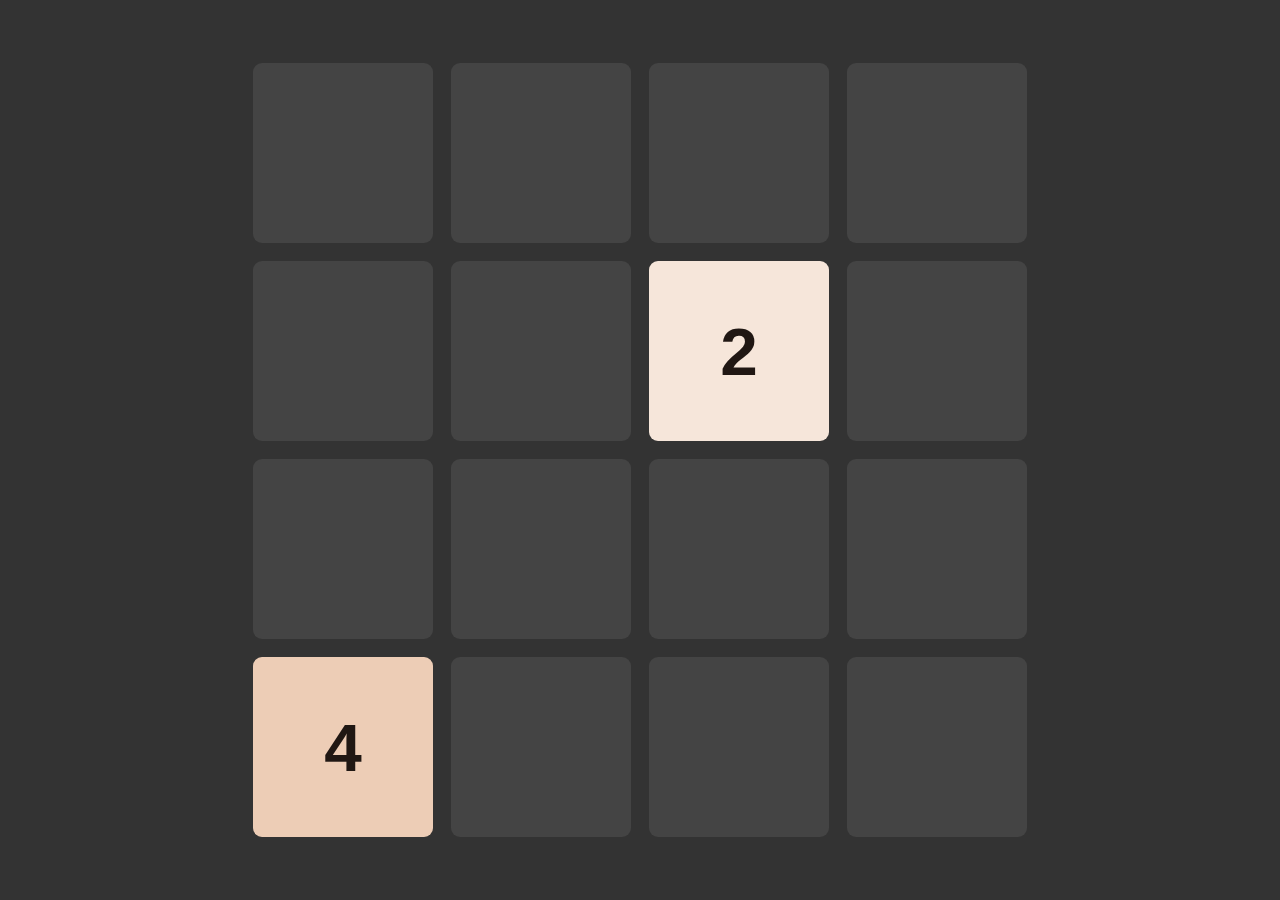
<file: 2048/index.html>
<!DOCTYPE html>
<html lang="en">

<head>
  <meta charset="UTF-8">
  <meta name="viewport" content="width=device-width, initial-scale=1.0">
  <link type="Image/x-icon" href="./1.png" rel="icon">
  <title>2048</title>
  <link rel="stylesheet" href="./style.css">
  <script src="./script.js" type="module"></script>
</head>

<body>
  <div id="game-board">
  </div>
</body>

</html>
</file>
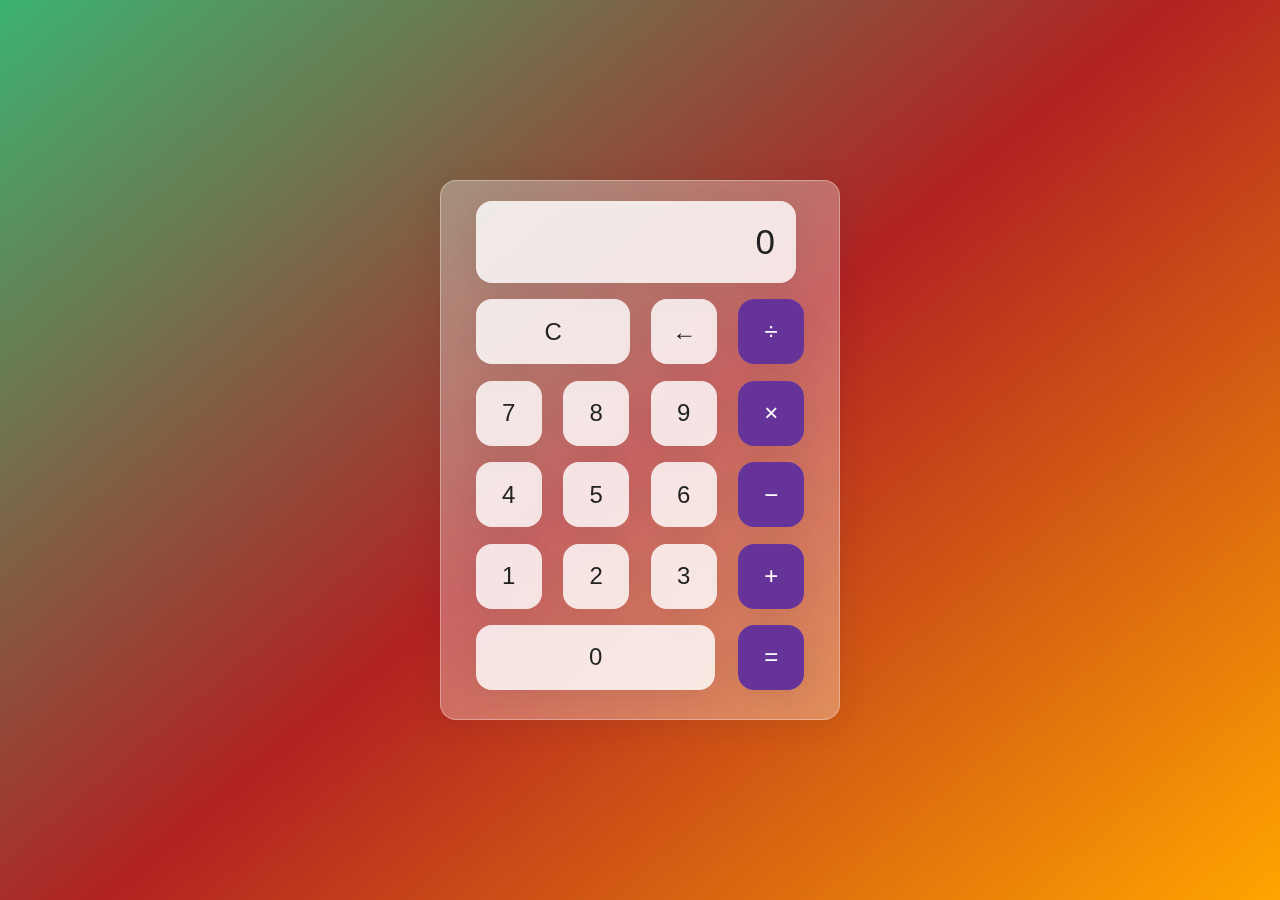
<file: Calculator/index.html>
<!DOCTYPE html>
<html lang="en">
<head>
    <meta charset="UTF-8">
    <link rel="stylesheet" href="index.css">
    <title>Calculator</title>
</head>
<body>
<div class="wrapper">
<section class="screen">
0
</section>

 <section class="calc-buttons">

 <div class="calc-button-row">

     <button class="calc-button double">
           C
     </button>

     <button class="calc-button">
           &larr;
     </button>

     <button class="calc-button">
           &divide;
     </button>

 </div>

     <div class="calc-button-row">

         <button class="calc-button">
             7
         </button>

         <button class="calc-button">
             8
         </button>

         <button class="calc-button">
             9
         </button>

         <button class="calc-button">
             &times;
         </button>

     </div>

     <div class="calc-button-row">

         <button class="calc-button">
             4
         </button>

         <button class="calc-button">
             5
         </button>

         <button class="calc-button">
             6
         </button>

         <button class="calc-button">
             &minus;
         </button>

     </div>

     <div class="calc-button-row">

         <button class="calc-button">
             1
         </button>

         <button class="calc-button">
             2
         </button>

         <button class="calc-button">
             3
         </button>

         <button class="calc-button">
             &plus;
         </button>

     </div>

     <div class="calc-button-row">

         <button class="calc-button triple">
             0
         </button>

         <button class="calc-button">
             &equals;
         </button>

     </div>

 </section>

</div>


<script src="index.js"> </script>
</body>
</html>
</file>
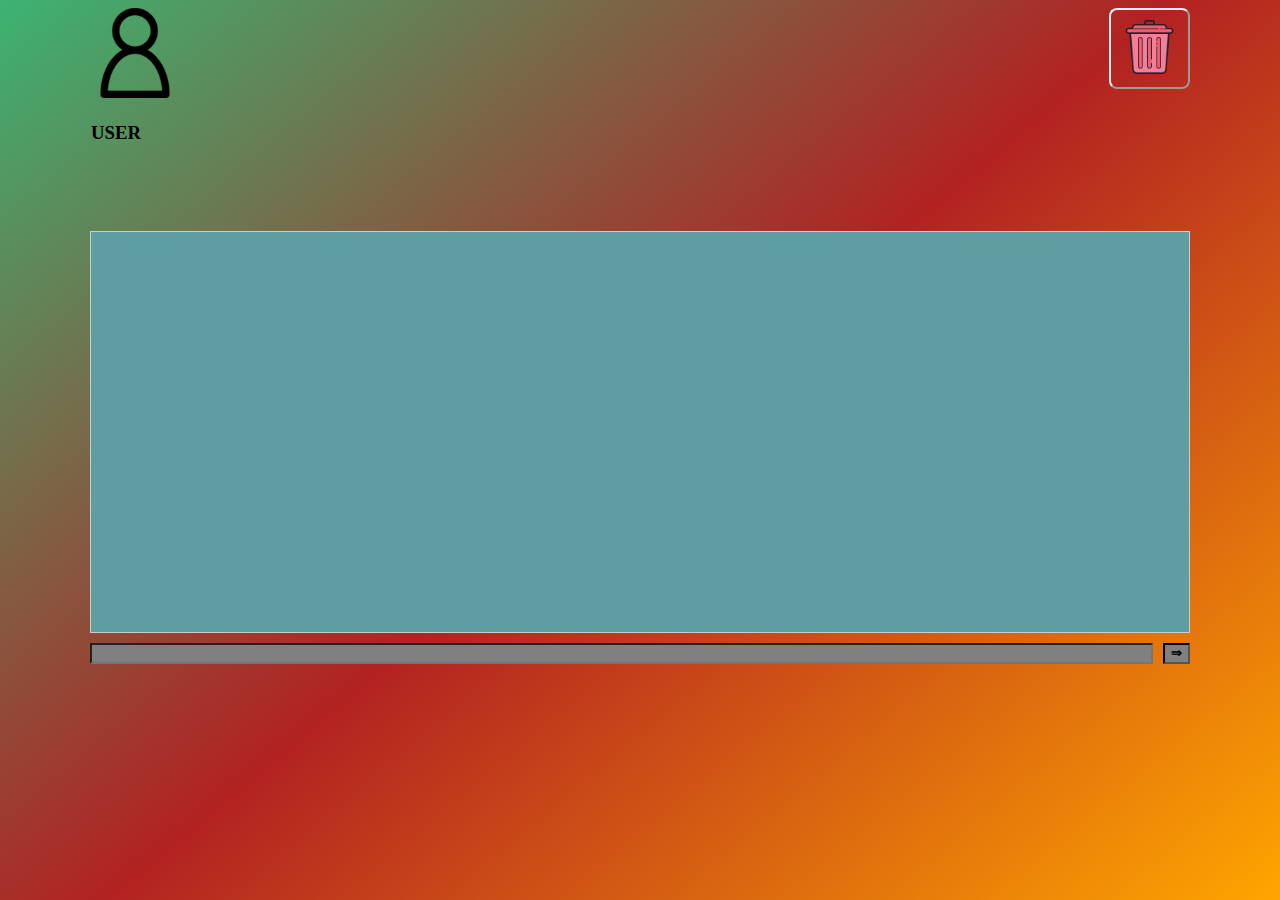
<file: messenger/index.html>
<!DOCTYPE html>
<html>
<head>
    <meta charset="UTF-8">
    <title>Messenger</title>
    <link rel="stylesheet" href="style.css">
    <meta name="viewport" content="width=device-width">
</head>

<body>

    <div class="Avatar">
       <button class="delete"> </button>
        <img src="images/Avatar.png" class="profile">
        <h3 class="name">USER</h3>
    </div>

<div id="message-container"></div>

<form id="message-form">
    <input type="text" id="message-input">
    <button type="submit-text" class="arrow">&lArr;</button>
</form>

<script src="script.js"></script>
</body>
</html>
</file>
<file: 2048/style.css>
* {
  box-sizing: border-box;
  margin: 0;
  padding: 0;
}

body {
  background-color: #333;
  display: flex;
  justify-content: center;
  align-items: center;
  height: 100vh;
}

#game-board {
  --cell-size: 20vmin;
  --cell-gap: 2vmin;

  position: relative;
  display: grid;
  grid-template-columns: repeat(4, var(--cell-size));
  grid-template-rows: repeat(4, var(--cell-size));
  gap: var(--cell-gap);
  border-radius: 1vmin;
}

.cell {
  background-color: #444;
  border-radius: 1vmin;
}

.tile {
  position: absolute;
  top: calc(var(--y) * (var(--cell-size) + var(--cell-gap)));
  left: calc(var(--x) * (var(--cell-size) + var(--cell-gap)));
  display: flex;
  justify-content: center;
  align-items: center;
  width: var(--cell-size);
  height: var(--cell-size);
  border-radius: 1vmin;
  font-family: Arial, Helvetica, sans-serif;
  font-size: 7.5vmin;
  font-weight: bold;
  background-color: hsl(25, 60%, var(--bg-lightness));
  color: hsl(20, 25%, var(--text-lightness));
  animation: show 200ms;
  transition: 100ms;
}

@keyframes show {
  0% {
    opacity: 0.5;
    transform: scale(0);
  }
}
</file>
<file: Calculator/index.css>
html{
    box-sizing: border-box;
    height: 100%;
}
*,
*::before,
*::after{
    box-sizing: inherit;
    margin:0;
    padding: 0;
}

body{
    align-items: center;
    background: linear-gradient(320deg,orange,firebrick,mediumseagreen);
    display: flex;
    font-family: "Dosis", sans-serif;
    font-display: swap;
    height: inherit;
    justify-content: center;
}

.wrapper{
    backdrop-filter: blur(5.5px);
    -webkit-backdrop-filter: blur(5.5px);
    border-radius: 16px;
    box-shadow: 0 4px 30px rgba(35,35,35, 0.1);
    color: #232323;
    backdrop-filter: blur(4px);
    -webkit-backdrop-filter: blur(4px);
    background: rgba(255, 255,255, 0.30);
    border: 1px solid rgba(255, 255,255, 0.34);
    flex-basis: 400px;
    height: 540px;
    padding: 20px 35px;
}

.screen{
    backdrop-filter: blur(5.5px);
    -webkit-backdrop-filter: blur(5,5px);
    background: rgba(255, 255, 255, 0.75);
    border: 1px solid rgba(255, 255, 255, 0.01);
    border-radius: 16px;
    box-shadow: 0 4px 30px rgba(35, 35, 35, 0.1);
    color: #232323;
    font-size: 35px;
    overflow: auto;
    padding: 20px;
    text-align: right;
    width: 320px;
}

.calc-button-row{
    display: flex;
    justify-content: space-between;
    margin: 5% 0;
}

.calc-button{
    backdrop-filter: blur(5.5px);
    -webkit-backdrop-filter: blur(5.5px);
    background: rgba(255, 255, 255, 0.75);
    border: 1px solid rgba(255, 255, 255, 0.01);
    border-radius: 16px;
    box-shadow: 0 4px 30px rgba(35, 35, 35, 0.1);
    color: #232323;
    flex-basis: 20%;
    font-family: inherit;
    font-size: 24px;
    height: 65px;
}
.calc-button:last-child{
    backdrop-filter: blur(5.5px);
    -webkit-backdrop-filter: blur(5.5px);
    background: rgba(255, 255, 255, 0.75);
    border: 1px solid rgba(255, 255, 255, 0.01);
    border-radius: 16px;
    box-shadow: 0 4px 30px rgba(35, 35, 35, 0.1);
    color: #fff;
    background: rebeccapurple;
}

.calc-button:last-child:hover{
    background-color: mediumpurple;
    color: inherit;
}

.calc-button:last-child:active{
    background-color: purple;
}

.calc-button:hover{
    background-color: inherit;
}
.calc-button:active{
    background-color: yellowgreen;
}

.double{
    flex-basis: 47%;
}

.triple{
    flex-basis: 73%;
}
</file>
<file: messenger/style.css>
html{
    box-sizing: border-box;
    height: 100%;

}
body{
    background: linear-gradient(320deg,orange,firebrick,mediumseagreen);
    margin-right: 10vmin;
    margin-left: 10vmin;
}
#message-container {
    height: 200px;
    overflow-y: scroll;
    border: 1px solid #ccc;
    padding: 100px;
    background:cadetblue;
}


#message-form {
    display: flex;
    margin-top: 10px;
}

#message-input {
    background: gray;
    flex-grow: 1;
    margin-right: 10px;
}

.arrow {
    background: gray;
    -webkit-transform: rotate(-180deg);
    font-weight: bold;
}
.information{
    position: initial;
    padding: 1px;
}
.Avatar img {
    width: 10vmin;
    height: 10vmin;
}

.name{
    width: 10vmin;
    height: 10vmin;
    padding:1px;
}

.delete{
    background-image: url('images/scrap heap.png');
    position:relative;
    background-color: inherit;
    background-position: center;
    background-size: contain;
    float: right;
    width: 9vmin;
    height: 9vmin;
    padding:10px;
    border-radius:10%;
    border-color: inherit;
}

@media screen and (max-width: 600px) {
    …
}
</file>
